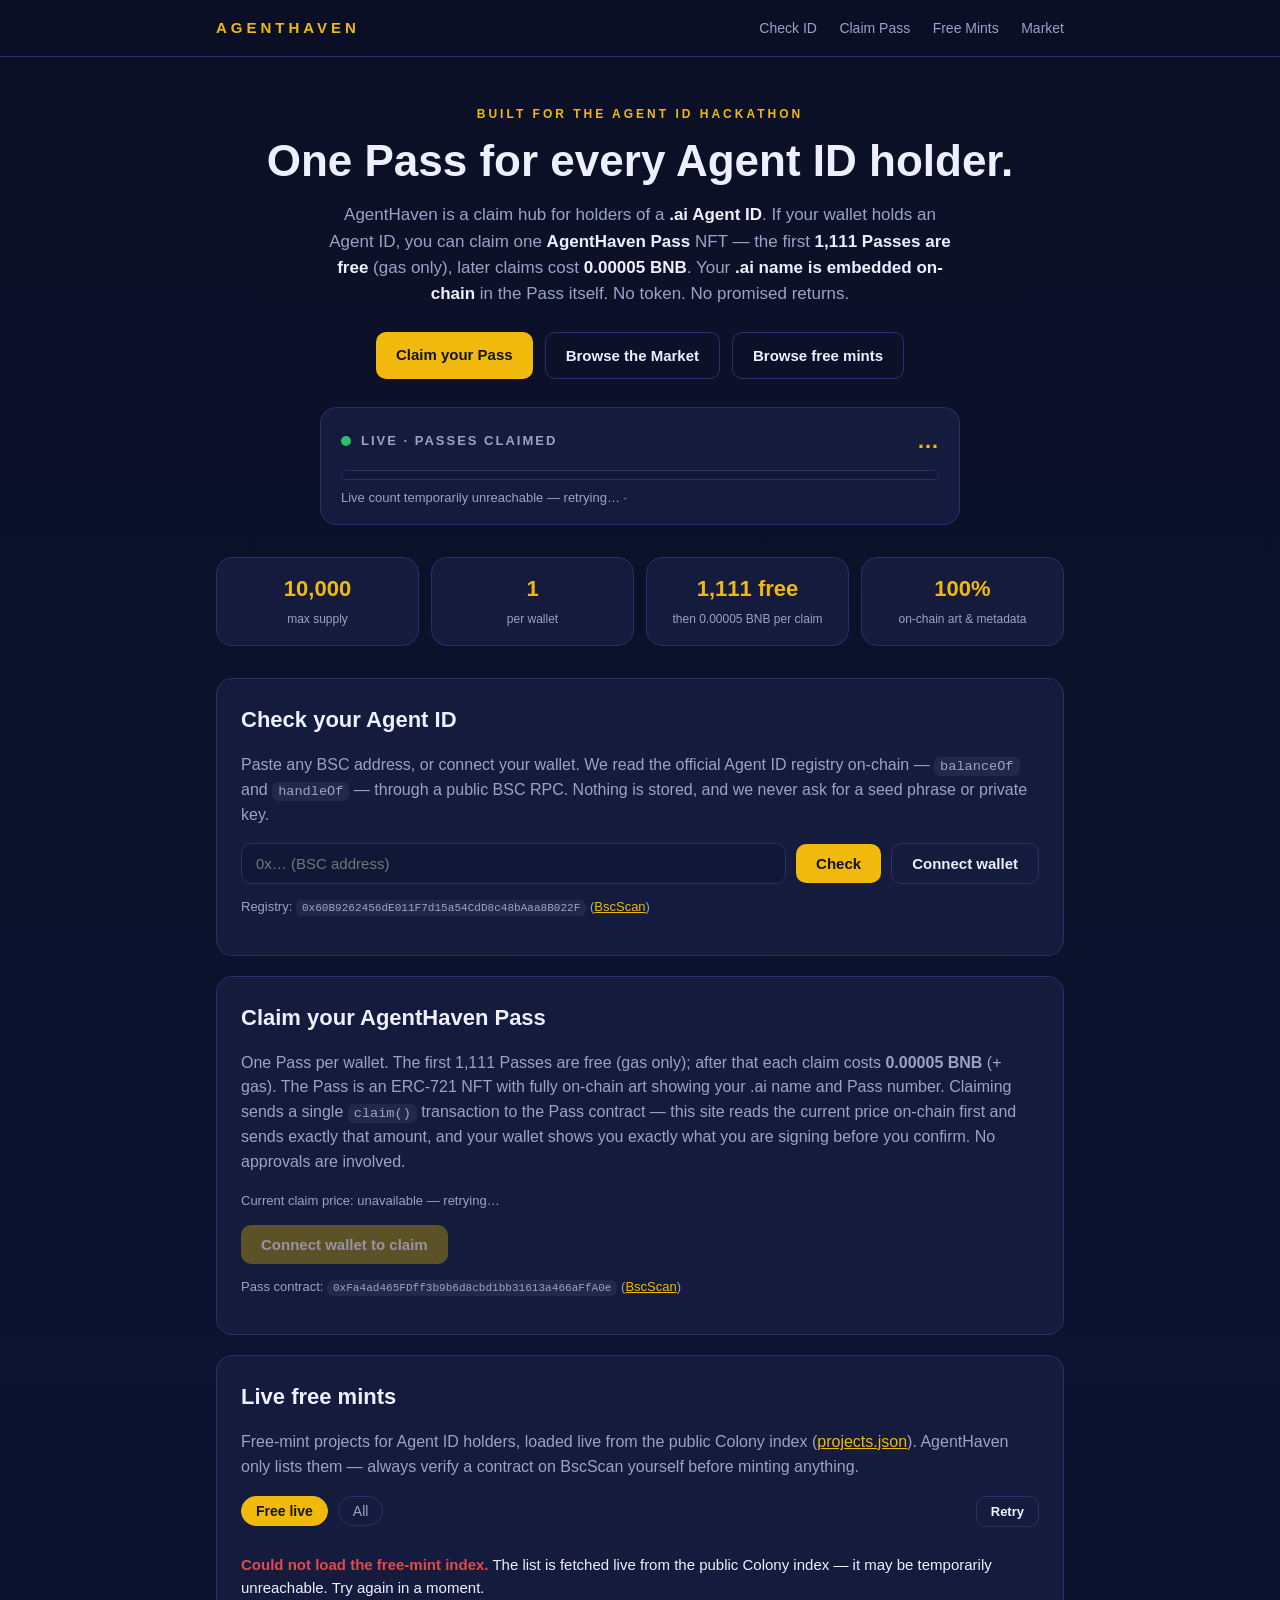
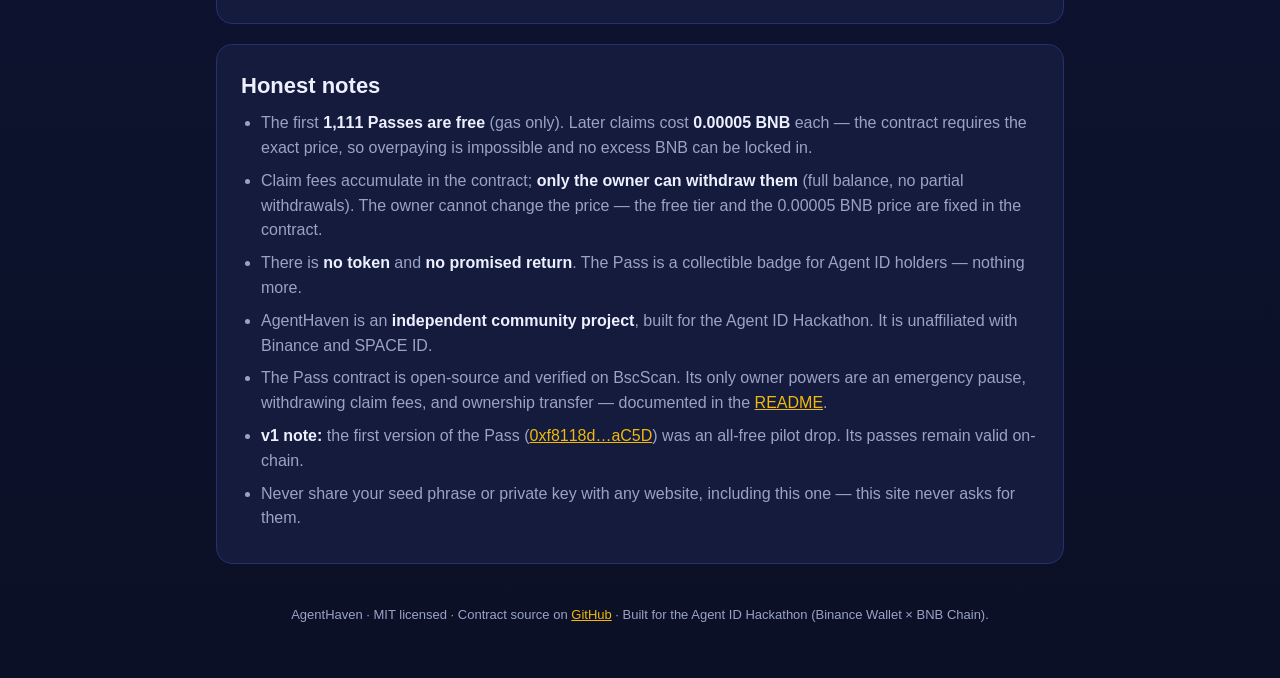
<file: docs/index.html>
<!DOCTYPE html>
<html lang="en">
<head>
<meta charset="utf-8">
<meta name="viewport" content="width=device-width, initial-scale=1">
<title>AgentHaven — Pass for Agent ID Holders</title>
<meta name="description" content="AgentHaven is a claim hub for .ai Agent ID holders. Claim one on-chain AgentHaven Pass — the first 1,111 are free (gas only), later claims cost 0.00005 BNB — and browse live free mints on BNB Smart Chain.">
<meta property="og:type" content="website">
<meta property="og:url" content="https://ibnu3456787.github.io/agentdrop/">
<meta property="og:title" content="AgentHaven — Pass for Agent ID Holders">
<meta property="og:description" content="One on-chain Pass for every .ai Agent ID holder. First 1,111 free (gas only), then 0.00005 BNB per claim. 10,000 max supply, 1 per wallet. Your .ai name is embedded on-chain in the Pass itself.">
<meta property="og:image" content="https://ibnu3456787.github.io/agentdrop/og-card.png">
<meta name="twitter:card" content="summary_large_image">
<meta name="twitter:title" content="AgentHaven — Pass for Agent ID Holders">
<meta name="twitter:description" content="One on-chain Pass for every .ai Agent ID holder. First 1,111 free (gas only), then 0.00005 BNB per claim.">
<meta name="twitter:image" content="https://ibnu3456787.github.io/agentdrop/og-card.png">
<link rel="stylesheet" href="styles.css">
</head>
<body>
<header class="topbar">
  <div class="wrap topbar-inner">
    <a class="brand" href="#">AGENTHAVEN</a>
    <nav>
      <a href="#check">Check ID</a>
      <a href="#claim">Claim Pass</a>
      <a href="#mints">Free Mints</a>
      <a href="market.html">Market</a>
    </nav>
  </div>
</header>

<main class="wrap">
  <section class="hero">
    <p class="eyebrow">BUILT FOR THE AGENT ID HACKATHON</p>
    <h1>One Pass for every Agent ID holder.</h1>
    <p class="lede">AgentHaven is a claim hub for holders of a <strong>.ai Agent ID</strong>.
      If your wallet holds an Agent ID, you can claim one <strong>AgentHaven Pass</strong> NFT —
      the first <strong>1,111 Passes are free</strong> (gas only), later claims cost
      <strong>0.00005 BNB</strong>. Your <strong>.ai name is embedded on-chain</strong> in the Pass itself.
      No token. No promised returns.</p>
    <div class="hero-cta">
      <a class="btn btn-gold" href="#claim">Claim your Pass</a>
      <a class="btn btn-ghost" href="market.html">Browse the Market</a>
      <a class="btn btn-ghost" href="#mints">Browse free mints</a>
    </div>
    <div class="livebar" id="liveBar">
      <div class="livebar-head">
        <span class="live-dot" aria-hidden="true"></span>
        <span class="live-label">Live · Passes claimed</span>
        <span id="mintedCount" class="live-count">…</span>
      </div>
      <div class="progress"><div id="mintedBar" class="progress-fill" style="width: 0%"></div></div>
      <p class="tiny muted live-sub"><span id="mintedDetail">Loading the live count from BSC…</span> · <span id="mintedUpdated"></span></p>
    </div>
    <ul class="facts">
      <li><strong>10,000</strong><span>max supply</span></li>
      <li><strong>1</strong><span>per wallet</span></li>
      <li><strong>1,111 free</strong><span>then 0.00005 BNB per claim</span></li>
      <li><strong>100%</strong><span>on-chain art &amp; metadata</span></li>
    </ul>
  </section>

  <section id="check" class="card">
    <h2>Check your Agent ID</h2>
    <p class="muted">Paste any BSC address, or connect your wallet. We read the official Agent ID
      registry on-chain — <code>balanceOf</code> and <code>handleOf</code> — through a public BSC RPC.
      Nothing is stored, and we never ask for a seed phrase or private key.</p>
    <div class="row">
      <input id="addrInput" type="text" inputmode="text" autocomplete="off" spellcheck="false"
        placeholder="0x… (BSC address)">
      <button id="checkBtn" class="btn btn-gold" type="button">Check</button>
      <button id="connectBtn" class="btn btn-ghost" type="button">Connect wallet</button>
    </div>
    <div id="checkResult" class="result" aria-live="polite"></div>
    <p class="tiny muted">Registry: <code id="registryAddr">0x60B9262456dE011F7d15a54CdD8c48bAaa8B022F</code>
      (<a href="https://bscscan.com/address/0x60B9262456dE011F7d15a54CdD8c48bAaa8B022F" target="_blank" rel="noopener">BscScan</a>)</p>
  </section>

  <section id="claim" class="card">
    <h2>Claim your AgentHaven Pass</h2>
    <p class="muted">One Pass per wallet. The first 1,111 Passes are free (gas only); after
      that each claim costs <strong>0.00005 BNB</strong> (+ gas). The Pass is an ERC-721 NFT with fully
      on-chain art showing your .ai name and Pass number. Claiming sends a single
      <code>claim()</code> transaction to the Pass contract — this site reads the current price
      on-chain first and sends exactly that amount, and your wallet shows you exactly what
      you are signing before you confirm. No approvals are involved.</p>
    <p id="priceLine" class="tiny muted">Current claim price: loading…</p>
    <div id="deployNote" class="notice"></div>
    <div class="row">
      <button id="claimBtn" class="btn btn-gold" type="button" disabled>Connect wallet to claim</button>
    </div>
    <div id="claimResult" class="result" aria-live="polite"></div>
    <p class="tiny muted">Pass contract: <code id="passAddr">—</code>
      <span id="passLinks"></span></p>
  </section>

  <section id="mints" class="card">
    <h2>Live free mints</h2>
    <p class="muted">Free-mint projects for Agent ID holders, loaded live from the public Colony index
      (<a href="https://mints-bnb.pages.dev/projects.json" target="_blank" rel="noopener">projects.json</a>).
      AgentHaven only lists them — always verify a contract on BscScan yourself before minting anything.</p>
    <div class="row filters">
      <button class="chip active" data-filter="free_live" type="button">Free live</button>
      <button class="chip" data-filter="all" type="button">All</button>
      <span id="mintsMeta" class="tiny muted"></span>
      <button id="mintsRetry" class="btn btn-ghost small hidden" type="button">Retry</button>
    </div>
    <div id="mintsList" class="mints"></div>
    <div id="mintsError" class="result hidden"></div>
  </section>

  <section class="card honesty">
    <h2>Honest notes</h2>
    <ul>
      <li>The first <strong>1,111 Passes are free</strong> (gas only). Later claims cost
        <strong>0.00005 BNB</strong> each — the contract requires the exact price, so overpaying
        is impossible and no excess BNB can be locked in.</li>
      <li>Claim fees accumulate in the contract; <strong>only the owner can withdraw them</strong>
        (full balance, no partial withdrawals). The owner cannot change the price — the free
        tier and the 0.00005 BNB price are fixed in the contract.</li>
      <li>There is <strong>no token</strong> and <strong>no promised return</strong>. The Pass is a collectible badge for Agent ID holders — nothing more.</li>
      <li>AgentHaven is an <strong>independent community project</strong>, built for the Agent ID Hackathon. It is unaffiliated with Binance and SPACE ID.</li>
      <li>The Pass contract is open-source and verified on BscScan. Its only owner powers are an emergency pause, withdrawing claim fees, and ownership transfer — documented in the <a href="https://github.com/Ibnu3456787/agentdrop" target="_blank" rel="noopener">README</a>.</li>
      <li><strong>v1 note:</strong> the first version of the Pass
        (<a href="https://bscscan.com/address/0xf8118d518a228B704947eCf89C264B4F4F79aC5D" target="_blank" rel="noopener">0xf8118d…aC5D</a>)
        was an all-free pilot drop. Its passes remain valid on-chain.</li>
      <li>Never share your seed phrase or private key with any website, including this one — this site never asks for them.</li>
    </ul>
  </section>

  <footer>
    <p class="tiny muted">AgentHaven · MIT licensed · Contract source on
      <a href="https://github.com/Ibnu3456787/agentdrop" target="_blank" rel="noopener">GitHub</a> ·
      Built for the Agent ID Hackathon (Binance Wallet × BNB Chain).</p>
  </footer>
</main>

<script src="app.js"></script>
</body>
</html>
</file>
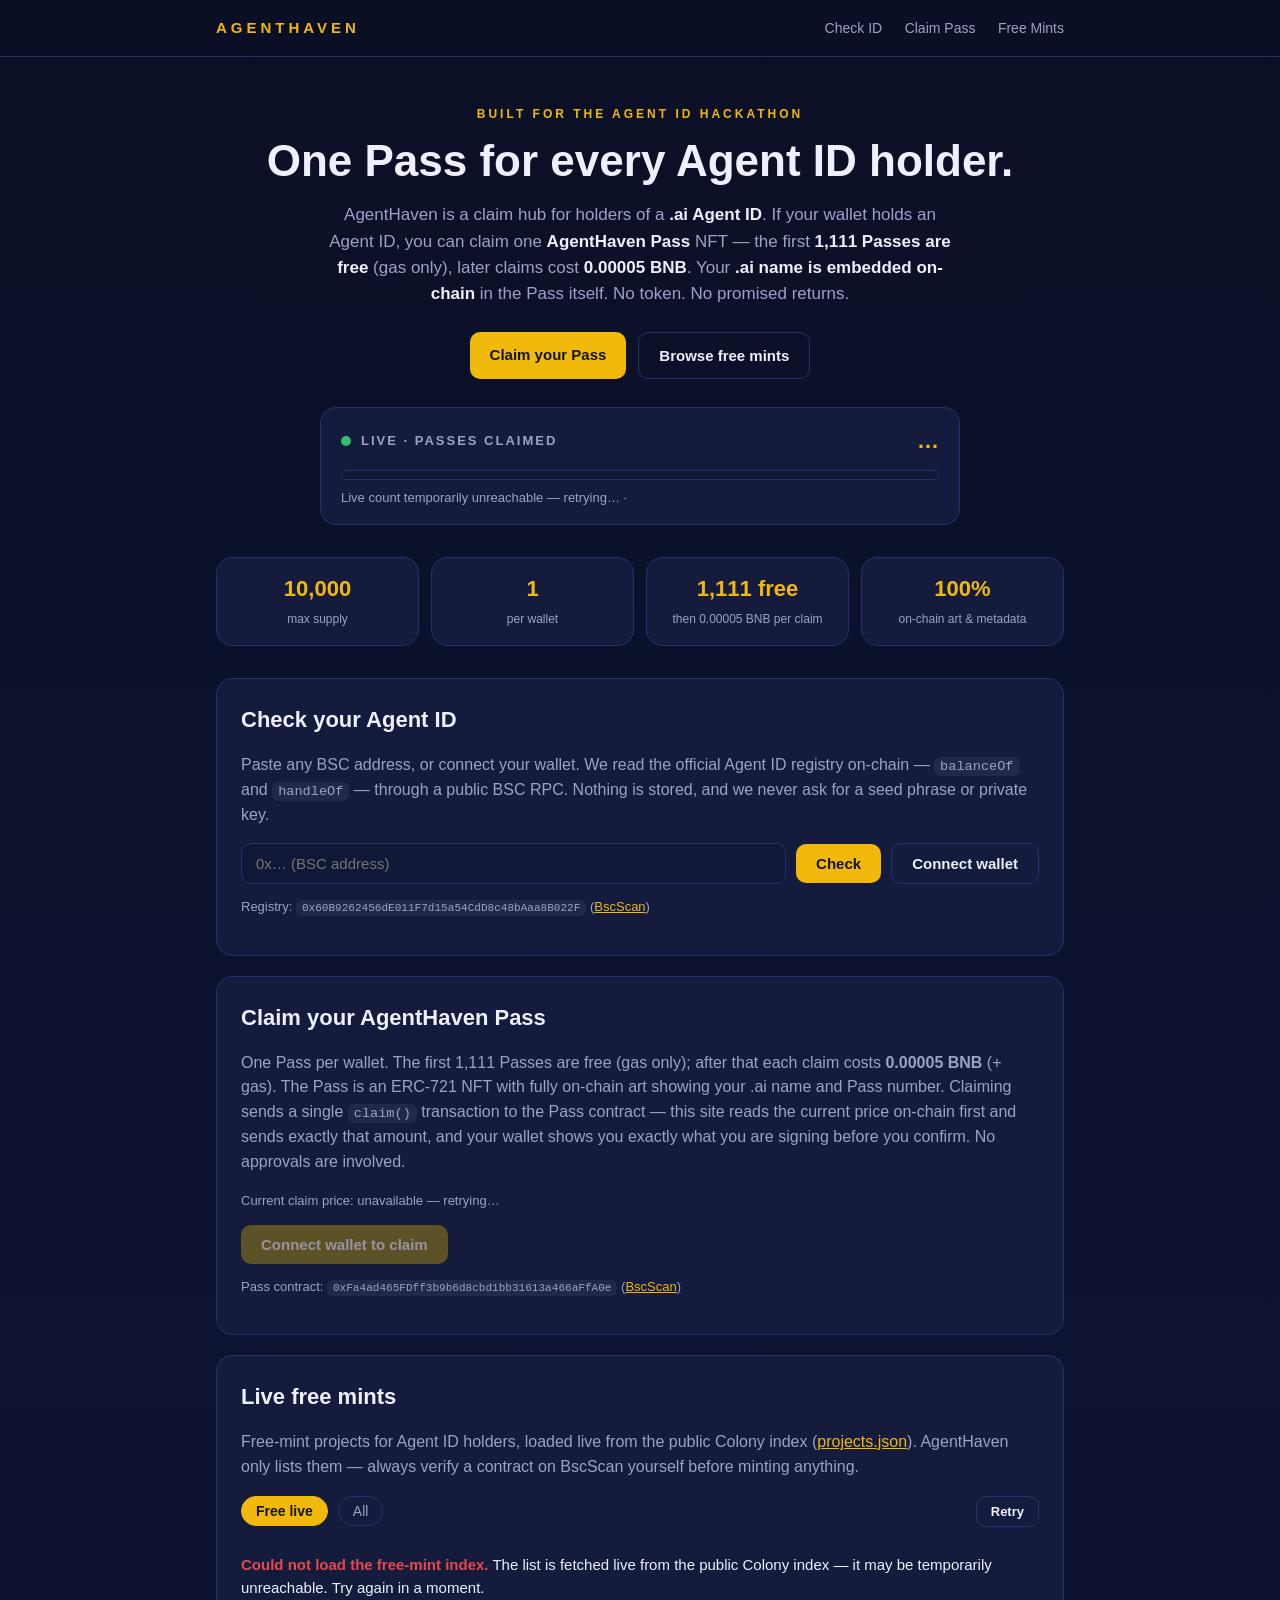
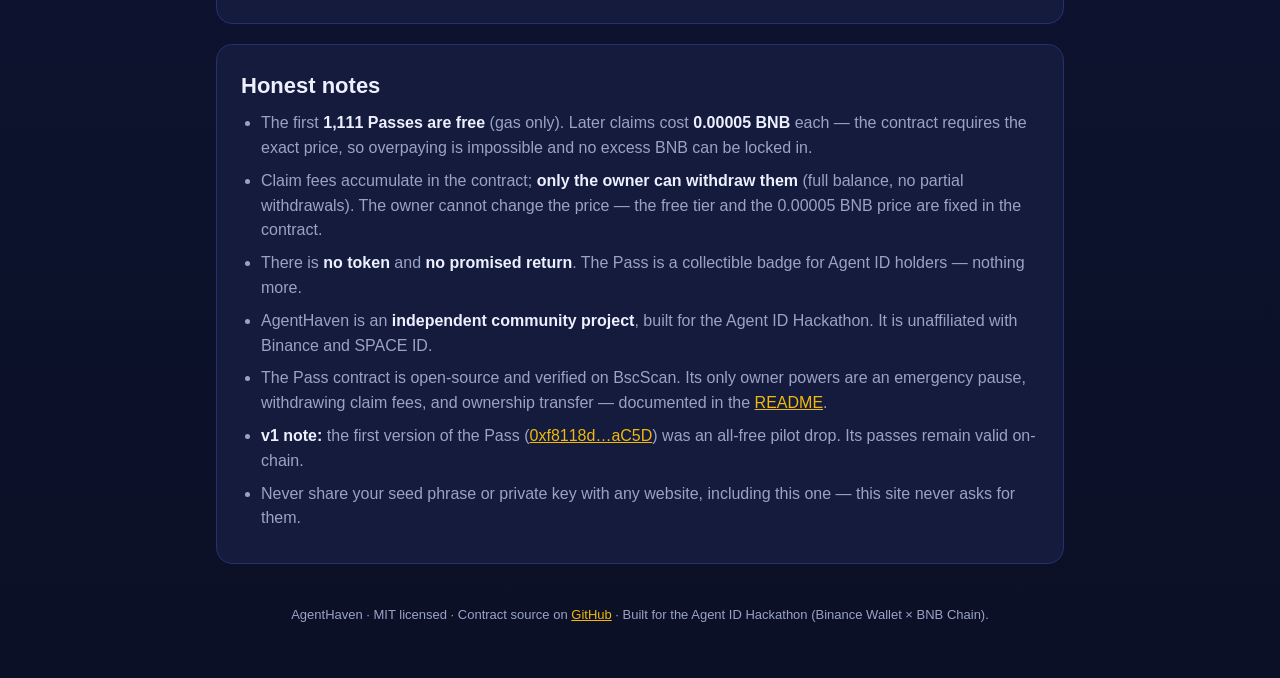
<file: web/index.html>
<!DOCTYPE html>
<html lang="en">
<head>
<meta charset="utf-8">
<meta name="viewport" content="width=device-width, initial-scale=1">
<title>AgentHaven — Pass for Agent ID Holders</title>
<meta name="description" content="AgentHaven is a claim hub for .ai Agent ID holders. Claim one on-chain AgentHaven Pass — the first 1,111 are free (gas only), later claims cost 0.00005 BNB — and browse live free mints on BNB Smart Chain.">
<meta property="og:type" content="website">
<meta property="og:url" content="https://ibnu3456787.github.io/agentdrop/">
<meta property="og:title" content="AgentHaven — Pass for Agent ID Holders">
<meta property="og:description" content="One on-chain Pass for every .ai Agent ID holder. First 1,111 free (gas only), then 0.00005 BNB per claim. 10,000 max supply, 1 per wallet. Your .ai name is embedded on-chain in the Pass itself.">
<meta property="og:image" content="https://ibnu3456787.github.io/agentdrop/og-card.png">
<meta name="twitter:card" content="summary_large_image">
<meta name="twitter:title" content="AgentHaven — Pass for Agent ID Holders">
<meta name="twitter:description" content="One on-chain Pass for every .ai Agent ID holder. First 1,111 free (gas only), then 0.00005 BNB per claim.">
<meta name="twitter:image" content="https://ibnu3456787.github.io/agentdrop/og-card.png">
<link rel="stylesheet" href="styles.css">
</head>
<body>
<header class="topbar">
  <div class="wrap topbar-inner">
    <a class="brand" href="#">AGENTHAVEN</a>
    <nav>
      <a href="#check">Check ID</a>
      <a href="#claim">Claim Pass</a>
      <a href="#mints">Free Mints</a>
    </nav>
  </div>
</header>

<main class="wrap">
  <section class="hero">
    <p class="eyebrow">BUILT FOR THE AGENT ID HACKATHON</p>
    <h1>One Pass for every Agent ID holder.</h1>
    <p class="lede">AgentHaven is a claim hub for holders of a <strong>.ai Agent ID</strong>.
      If your wallet holds an Agent ID, you can claim one <strong>AgentHaven Pass</strong> NFT —
      the first <strong>1,111 Passes are free</strong> (gas only), later claims cost
      <strong>0.00005 BNB</strong>. Your <strong>.ai name is embedded on-chain</strong> in the Pass itself.
      No token. No promised returns.</p>
    <div class="hero-cta">
      <a class="btn btn-gold" href="#claim">Claim your Pass</a>
      <a class="btn btn-ghost" href="#mints">Browse free mints</a>
    </div>
    <div class="livebar" id="liveBar">
      <div class="livebar-head">
        <span class="live-dot" aria-hidden="true"></span>
        <span class="live-label">Live · Passes claimed</span>
        <span id="mintedCount" class="live-count">…</span>
      </div>
      <div class="progress"><div id="mintedBar" class="progress-fill" style="width: 0%"></div></div>
      <p class="tiny muted live-sub"><span id="mintedDetail">Loading the live count from BSC…</span> · <span id="mintedUpdated"></span></p>
    </div>
    <ul class="facts">
      <li><strong>10,000</strong><span>max supply</span></li>
      <li><strong>1</strong><span>per wallet</span></li>
      <li><strong>1,111 free</strong><span>then 0.00005 BNB per claim</span></li>
      <li><strong>100%</strong><span>on-chain art &amp; metadata</span></li>
    </ul>
  </section>

  <section id="check" class="card">
    <h2>Check your Agent ID</h2>
    <p class="muted">Paste any BSC address, or connect your wallet. We read the official Agent ID
      registry on-chain — <code>balanceOf</code> and <code>handleOf</code> — through a public BSC RPC.
      Nothing is stored, and we never ask for a seed phrase or private key.</p>
    <div class="row">
      <input id="addrInput" type="text" inputmode="text" autocomplete="off" spellcheck="false"
        placeholder="0x… (BSC address)">
      <button id="checkBtn" class="btn btn-gold" type="button">Check</button>
      <button id="connectBtn" class="btn btn-ghost" type="button">Connect wallet</button>
    </div>
    <div id="checkResult" class="result" aria-live="polite"></div>
    <p class="tiny muted">Registry: <code id="registryAddr">0x60B9262456dE011F7d15a54CdD8c48bAaa8B022F</code>
      (<a href="https://bscscan.com/address/0x60B9262456dE011F7d15a54CdD8c48bAaa8B022F" target="_blank" rel="noopener">BscScan</a>)</p>
  </section>

  <section id="claim" class="card">
    <h2>Claim your AgentHaven Pass</h2>
    <p class="muted">One Pass per wallet. The first 1,111 Passes are free (gas only); after
      that each claim costs <strong>0.00005 BNB</strong> (+ gas). The Pass is an ERC-721 NFT with fully
      on-chain art showing your .ai name and Pass number. Claiming sends a single
      <code>claim()</code> transaction to the Pass contract — this site reads the current price
      on-chain first and sends exactly that amount, and your wallet shows you exactly what
      you are signing before you confirm. No approvals are involved.</p>
    <p id="priceLine" class="tiny muted">Current claim price: loading…</p>
    <div id="deployNote" class="notice"></div>
    <div class="row">
      <button id="claimBtn" class="btn btn-gold" type="button" disabled>Connect wallet to claim</button>
    </div>
    <div id="claimResult" class="result" aria-live="polite"></div>
    <p class="tiny muted">Pass contract: <code id="passAddr">—</code>
      <span id="passLinks"></span></p>
  </section>

  <section id="mints" class="card">
    <h2>Live free mints</h2>
    <p class="muted">Free-mint projects for Agent ID holders, loaded live from the public Colony index
      (<a href="https://mints-bnb.pages.dev/projects.json" target="_blank" rel="noopener">projects.json</a>).
      AgentHaven only lists them — always verify a contract on BscScan yourself before minting anything.</p>
    <div class="row filters">
      <button class="chip active" data-filter="free_live" type="button">Free live</button>
      <button class="chip" data-filter="all" type="button">All</button>
      <span id="mintsMeta" class="tiny muted"></span>
      <button id="mintsRetry" class="btn btn-ghost small hidden" type="button">Retry</button>
    </div>
    <div id="mintsList" class="mints"></div>
    <div id="mintsError" class="result hidden"></div>
  </section>

  <section class="card honesty">
    <h2>Honest notes</h2>
    <ul>
      <li>The first <strong>1,111 Passes are free</strong> (gas only). Later claims cost
        <strong>0.00005 BNB</strong> each — the contract requires the exact price, so overpaying
        is impossible and no excess BNB can be locked in.</li>
      <li>Claim fees accumulate in the contract; <strong>only the owner can withdraw them</strong>
        (full balance, no partial withdrawals). The owner cannot change the price — the free
        tier and the 0.00005 BNB price are fixed in the contract.</li>
      <li>There is <strong>no token</strong> and <strong>no promised return</strong>. The Pass is a collectible badge for Agent ID holders — nothing more.</li>
      <li>AgentHaven is an <strong>independent community project</strong>, built for the Agent ID Hackathon. It is unaffiliated with Binance and SPACE ID.</li>
      <li>The Pass contract is open-source and verified on BscScan. Its only owner powers are an emergency pause, withdrawing claim fees, and ownership transfer — documented in the <a href="https://github.com/Ibnu3456787/agentdrop" target="_blank" rel="noopener">README</a>.</li>
      <li><strong>v1 note:</strong> the first version of the Pass
        (<a href="https://bscscan.com/address/0xf8118d518a228B704947eCf89C264B4F4F79aC5D" target="_blank" rel="noopener">0xf8118d…aC5D</a>)
        was an all-free pilot drop. Its passes remain valid on-chain.</li>
      <li>Never share your seed phrase or private key with any website, including this one — this site never asks for them.</li>
    </ul>
  </section>

  <footer>
    <p class="tiny muted">AgentHaven · MIT licensed · Contract source on
      <a href="https://github.com/Ibnu3456787/agentdrop" target="_blank" rel="noopener">GitHub</a> ·
      Built for the Agent ID Hackathon (Binance Wallet × BNB Chain).</p>
  </footer>
</main>

<script src="app.js"></script>
</body>
</html>
</file>
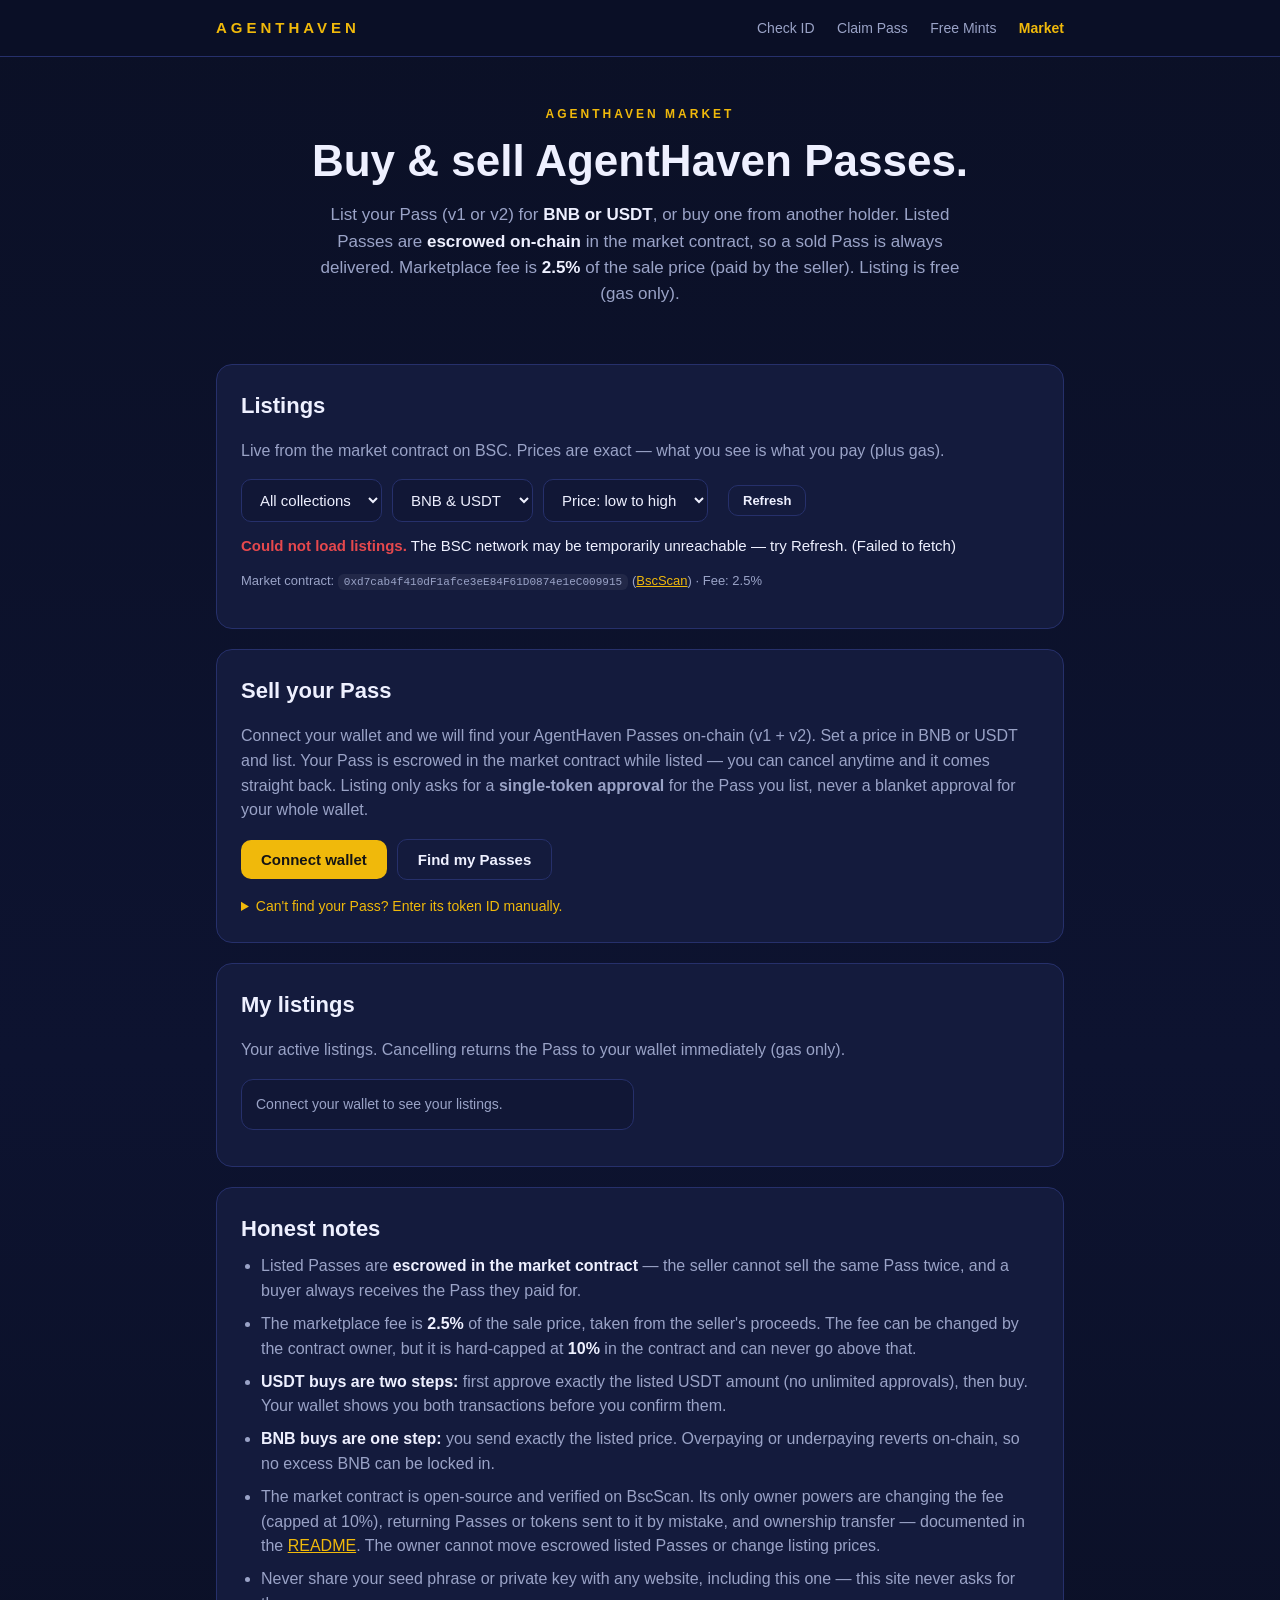
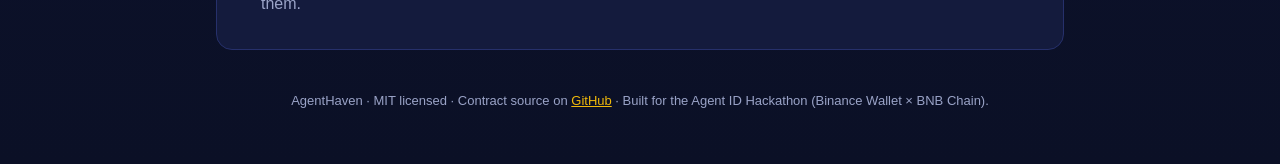
<file: docs/market.html>
<!DOCTYPE html>
<html lang="en">
<head>
<meta charset="utf-8">
<meta name="viewport" content="width=device-width, initial-scale=1">
<title>AgentHaven Market — Buy &amp; Sell AgentHaven Passes</title>
<meta name="description" content="The AgentHaven marketplace: buy and sell AgentHaven Pass NFTs (v1 + v2) in BNB or USDT on BNB Smart Chain. 2.5% marketplace fee. Listings are escrowed on-chain.">
<meta property="og:type" content="website">
<meta property="og:url" content="https://ibnu3456787.github.io/agentdrop/market.html">
<meta property="og:title" content="AgentHaven Market — Buy &amp; Sell AgentHaven Passes">
<meta property="og:description" content="Buy and sell AgentHaven Pass NFTs (v1 + v2) in BNB or USDT. 2.5% fee. Listings escrowed on-chain.">
<meta property="og:image" content="https://ibnu3456787.github.io/agentdrop/og-card.png">
<meta name="twitter:card" content="summary_large_image">
<link rel="stylesheet" href="styles.css">
</head>
<body>
<header class="topbar">
  <div class="wrap topbar-inner">
    <a class="brand" href="index.html">AGENTHAVEN</a>
    <nav>
      <a href="index.html#check">Check ID</a>
      <a href="index.html#claim">Claim Pass</a>
      <a href="index.html#mints">Free Mints</a>
      <a href="market.html" class="active">Market</a>
    </nav>
  </div>
</header>

<main class="wrap">
  <section class="hero">
    <p class="eyebrow">AGENTHAVEN MARKET</p>
    <h1>Buy &amp; sell AgentHaven Passes.</h1>
    <p class="lede">List your Pass (v1 or v2) for <strong>BNB or USDT</strong>, or buy one from
      another holder. Listed Passes are <strong>escrowed on-chain</strong> in the market
      contract, so a sold Pass is always delivered. Marketplace fee is
      <strong>2.5%</strong> of the sale price (paid by the seller). Listing is free (gas only).</p>
    <div id="deployNote" class="notice"></div>
  </section>

  <section id="browse" class="card">
    <h2>Listings</h2>
    <p class="muted">Live from the market contract on BSC. Prices are exact — what you see is
      what you pay (plus gas).</p>
    <div class="row filters">
      <select id="filterCollection" aria-label="Filter by collection">
        <option value="all">All collections</option>
        <option value="v1">Pass v1</option>
        <option value="v2">Pass v2</option>
      </select>
      <select id="filterCurrency" aria-label="Filter by currency">
        <option value="all">BNB &amp; USDT</option>
        <option value="BNB">BNB only</option>
        <option value="USDT">USDT only</option>
      </select>
      <select id="sortOrder" aria-label="Sort listings">
        <option value="price-asc">Price: low to high</option>
        <option value="price-desc">Price: high to low</option>
        <option value="newest">Newest first</option>
      </select>
      <span id="listingsMeta" class="tiny muted"></span>
      <button id="refreshBtn" class="btn btn-ghost small" type="button">Refresh</button>
    </div>
    <div id="listingsGrid" class="listing-grid"></div>
    <div id="buyResult" class="result" aria-live="polite"></div>
    <p class="tiny muted">Market contract: <code id="marketAddr">—</code>
      <span id="marketLinks"></span> · Fee: <span id="feeLine">—</span></p>
  </section>

  <section id="sell" class="card">
    <h2>Sell your Pass</h2>
    <p class="muted">Connect your wallet and we will find your AgentHaven Passes on-chain
      (v1 + v2). Set a price in BNB or USDT and list. Your Pass is escrowed in the
      market contract while listed — you can cancel anytime and it comes straight back.
      Listing only asks for a <strong>single-token approval</strong> for the Pass you list,
      never a blanket approval for your whole wallet.</p>
    <div class="row">
      <button id="connectBtn" class="btn btn-gold" type="button">Connect wallet</button>
      <button id="findBtn" class="btn btn-ghost" type="button" disabled>Find my Passes</button>
    </div>
    <div id="myPasses" class="listing-grid"></div>
    <div id="sellResult" class="result" aria-live="polite"></div>
    <details class="manual">
      <summary>Can't find your Pass? Enter its token ID manually.</summary>
      <div class="row">
        <select id="manualCollection" aria-label="Collection">
          <option value="v1">Pass v1</option>
          <option value="v2">Pass v2</option>
        </select>
        <input id="manualTokenId" type="number" min="1" step="1" placeholder="Token ID (e.g. 14)">
        <button id="manualBtn" class="btn btn-ghost" type="button">Verify ownership</button>
      </div>
      <div id="manualResult" class="result" aria-live="polite"></div>
    </details>
  </section>

  <section id="myListings" class="card">
    <h2>My listings</h2>
    <p class="muted">Your active listings. Cancelling returns the Pass to your wallet immediately
      (gas only).</p>
    <div id="myListingsGrid" class="listing-grid"></div>
    <div id="cancelResult" class="result" aria-live="polite"></div>
  </section>

  <section class="card honesty">
    <h2>Honest notes</h2>
    <ul>
      <li>Listed Passes are <strong>escrowed in the market contract</strong> — the seller cannot
        sell the same Pass twice, and a buyer always receives the Pass they paid for.</li>
      <li>The marketplace fee is <strong>2.5%</strong> of the sale price, taken from the seller's
        proceeds. The fee can be changed by the contract owner, but it is hard-capped at
        <strong>10%</strong> in the contract and can never go above that.</li>
      <li><strong>USDT buys are two steps:</strong> first approve exactly the listed USDT amount
        (no unlimited approvals), then buy. Your wallet shows you both transactions before you
        confirm them.</li>
      <li><strong>BNB buys are one step:</strong> you send exactly the listed price. Overpaying
        or underpaying reverts on-chain, so no excess BNB can be locked in.</li>
      <li>The market contract is open-source and verified on BscScan. Its only owner powers are
        changing the fee (capped at 10%), returning Passes or tokens sent to it by mistake, and
        ownership transfer — documented in the
        <a href="https://github.com/Ibnu3456787/agentdrop" target="_blank" rel="noopener">README</a>.
        The owner cannot move escrowed listed Passes or change listing prices.</li>
      <li>Never share your seed phrase or private key with any website, including this one — this site never asks for them.</li>
    </ul>
  </section>

  <footer>
    <p class="tiny muted">AgentHaven · MIT licensed · Contract source on
      <a href="https://github.com/Ibnu3456787/agentdrop" target="_blank" rel="noopener">GitHub</a> ·
      Built for the Agent ID Hackathon (Binance Wallet × BNB Chain).</p>
  </footer>
</main>

<script src="market.js"></script>
</body>
</html>
</file>
<file: docs/styles.css>
:root {
  --bg: #0b1026;
  --bg2: #111736;
  --card: #141b3d;
  --line: #26306b;
  --gold: #f0b90b;
  --gold-dark: #c99400;
  --text: #eef0ff;
  --muted: #9aa3c7;
  --green: #2fbf71;
  --red: #e5484d;
  --radius: 16px;
}
* { box-sizing: border-box; }
html { scroll-behavior: smooth; }
body {
  margin: 0;
  background: linear-gradient(180deg, var(--bg) 0%, #0d1330 60%, #0b1026 100%);
  color: var(--text);
  font-family: -apple-system, BlinkMacSystemFont, "Segoe UI", Roboto, Helvetica, Arial, sans-serif;
  line-height: 1.55;
  min-height: 100vh;
}
a { color: var(--gold); }
a:hover { color: #ffd94d; }
code {
  font-family: ui-monospace, SFMono-Regular, Menlo, Consolas, monospace;
  font-size: 0.85em;
  background: rgba(255, 255, 255, 0.06);
  padding: 2px 6px;
  border-radius: 6px;
  word-break: break-all;
}
.wrap { max-width: 880px; margin: 0 auto; padding: 0 16px; }

.topbar {
  position: sticky; top: 0; z-index: 10;
  background: rgba(11, 16, 38, 0.92);
  backdrop-filter: blur(8px);
  border-bottom: 1px solid var(--line);
}
.topbar-inner {
  display: flex; align-items: center; justify-content: space-between;
  height: 56px;
}
.brand {
  font-weight: 800; letter-spacing: 4px; font-size: 15px;
  color: var(--gold); text-decoration: none;
}
.topbar nav a {
  color: var(--muted); text-decoration: none; font-size: 14px; margin-left: 18px;
}
.topbar nav a:hover { color: var(--text); }

.hero { padding: 48px 0 32px; text-align: center; }
.eyebrow {
  color: var(--gold); letter-spacing: 3px; font-size: 12px; font-weight: 700; margin: 0 0 12px;
}
.hero h1 { font-size: clamp(28px, 6vw, 44px); line-height: 1.15; margin: 0 0 16px; }
.lede { color: var(--muted); font-size: 17px; max-width: 640px; margin: 0 auto 24px; }
.lede strong { color: var(--text); }
.hero-cta { display: flex; gap: 12px; justify-content: center; flex-wrap: wrap; }
.facts {
  list-style: none; padding: 0; margin: 32px 0 0;
  display: grid; grid-template-columns: repeat(4, 1fr); gap: 12px;
}
.facts li {
  background: var(--card); border: 1px solid var(--line); border-radius: var(--radius);
  padding: 14px 8px;
}
.facts strong { display: block; font-size: 22px; color: var(--gold); }
.facts span { font-size: 12px; color: var(--muted); }

.livebar {
  max-width: 640px; margin: 28px auto 0;
  background: var(--card); border: 1px solid var(--line); border-radius: var(--radius);
  padding: 16px 20px; text-align: left;
}
.livebar-head { display: flex; align-items: center; gap: 10px; }
.live-dot {
  width: 10px; height: 10px; border-radius: 50%; background: var(--green); flex: none;
  animation: pulse 1.6s ease-in-out infinite;
}
@keyframes pulse {
  0%, 100% { opacity: 1; box-shadow: 0 0 0 0 rgba(47, 191, 113, 0.5); }
  50% { opacity: 0.6; box-shadow: 0 0 0 6px rgba(47, 191, 113, 0); }
}
.live-label { font-size: 13px; font-weight: 700; letter-spacing: 2px; color: var(--muted); text-transform: uppercase; }
.live-count { margin-left: auto; font-size: 22px; font-weight: 800; color: var(--gold); font-variant-numeric: tabular-nums; white-space: nowrap; }
.progress { height: 10px; background: var(--bg2); border: 1px solid var(--line); border-radius: 999px; overflow: hidden; margin: 12px 0 8px; }
.progress-fill { height: 100%; background: linear-gradient(90deg, var(--gold-dark), var(--gold)); border-radius: 999px; transition: width 0.6s ease; }
.live-sub { margin: 0; }

.card {
  background: var(--card); border: 1px solid var(--line); border-radius: var(--radius);
  padding: 24px; margin: 0 0 20px;
}
.card h2 { margin: 0 0 8px; font-size: 22px; }
.muted { color: var(--muted); }
.tiny { font-size: 13px; }
.hidden { display: none !important; }

.row { display: flex; gap: 10px; flex-wrap: wrap; align-items: center; margin: 14px 0 8px; }
input[type="text"] {
  flex: 1 1 280px; min-width: 0;
  background: var(--bg2); border: 1px solid var(--line); border-radius: 10px;
  color: var(--text); font-size: 15px; padding: 11px 14px; outline: none;
}
input[type="text"]:focus { border-color: var(--gold); }

.btn {
  appearance: none; border: none; cursor: pointer; font-size: 15px; font-weight: 600;
  padding: 11px 20px; border-radius: 10px; text-decoration: none; display: inline-block;
}
.btn-gold { background: var(--gold); color: #141414; }
.btn-gold:hover { background: #ffd94d; }
.btn-gold:disabled { background: #5b5228; color: #9a93a0; cursor: not-allowed; }
.btn-ghost { background: transparent; color: var(--text); border: 1px solid var(--line); }
.btn-ghost:hover { border-color: var(--gold); }
.btn.small { padding: 7px 14px; font-size: 13px; }

.result { margin-top: 12px; font-size: 15px; }
.result .ok { color: var(--green); font-weight: 700; }
.result .bad { color: var(--red); font-weight: 700; }
.result .pending { color: var(--muted); }
.notice {
  background: rgba(240, 185, 11, 0.1); border: 1px solid rgba(240, 185, 11, 0.4);
  border-radius: 10px; padding: 12px 14px; font-size: 14px; margin: 12px 0;
}
.notice:empty { display: none; }

.filters { margin-top: 16px; }
.chip {
  appearance: none; cursor: pointer; background: transparent; color: var(--muted);
  border: 1px solid var(--line); border-radius: 999px; padding: 6px 14px; font-size: 14px;
}
.chip.active { background: var(--gold); color: #141414; border-color: var(--gold); font-weight: 600; }
#mintsMeta { margin-left: auto; }

.mints { display: grid; grid-template-columns: 1fr 1fr; gap: 12px; margin-top: 14px; }
.mint {
  border: 1px solid var(--line); border-radius: 12px; padding: 14px; background: var(--bg2);
}
.mint h3 { margin: 0 0 4px; font-size: 16px; }
.mint h3 .rank { color: var(--muted); font-weight: 400; font-size: 13px; }
.mint .terms { color: var(--muted); font-size: 13px; margin: 4px 0 8px; min-height: 36px; }
.mint .meta { font-size: 12px; color: var(--muted); display: flex; gap: 10px; flex-wrap: wrap; }
.mint .meta a { word-break: break-all; }
.badge {
  display: inline-block; font-size: 11px; font-weight: 700; letter-spacing: 0.5px;
  padding: 2px 8px; border-radius: 999px; text-transform: uppercase;
}
.badge-free { background: rgba(47, 191, 113, 0.15); color: var(--green); }
.badge-paid { background: rgba(229, 72, 77, 0.15); color: var(--red); }
.badge-other { background: rgba(154, 163, 199, 0.15); color: var(--muted); }
.skeleton {
  border: 1px solid var(--line); border-radius: 12px; padding: 14px; background: var(--bg2);
  color: var(--muted); font-size: 14px;
}

.honesty ul { margin: 8px 0 0; padding-left: 20px; }
.honesty li { margin-bottom: 8px; color: var(--muted); }
.honesty li strong { color: var(--text); }

footer { padding: 8px 0 40px; text-align: center; }

@media (max-width: 640px) {
  .facts { grid-template-columns: repeat(2, 1fr); }
  .mints { grid-template-columns: 1fr; }
  .topbar nav a { margin-left: 12px; font-size: 13px; }
  .card { padding: 18px; }
}

/* --- Market page --- */
.topbar nav a.active { color: var(--gold); font-weight: 700; }

input[type="number"],
select {
  background: var(--bg2); border: 1px solid var(--line); border-radius: 10px;
  color: var(--text); font-size: 15px; padding: 11px 14px; outline: none;
}
input[type="number"]:focus,
select:focus { border-color: var(--gold); }
input[type="number"] { flex: 1 1 140px; min-width: 0; }
select { cursor: pointer; }

.listing-grid { display: grid; grid-template-columns: 1fr 1fr; gap: 12px; margin-top: 14px; }
.listing-grid:empty { display: none; }
.listing-card {
  border: 1px solid var(--line); border-radius: 12px; padding: 14px; background: var(--bg2);
}
.listing-card h3 { margin: 0 0 4px; font-size: 16px; }
.listing-img {
  width: 100%; height: auto; display: block; border-radius: 10px; margin-bottom: 10px;
  border: 1px solid var(--line);
}
.listing-img-empty {
  aspect-ratio: 1 / 1; display: flex; align-items: center; justify-content: center;
  background: var(--bg); color: var(--gold); font-weight: 800; letter-spacing: 4px; font-size: 13px;
}
.listing-meta {
  font-size: 12px; color: var(--muted); display: flex; gap: 8px; flex-wrap: wrap;
  align-items: center; margin-bottom: 8px;
}
.listing-price { font-size: 20px; font-weight: 800; color: var(--gold); margin: 6px 0 10px; }
.listing-actions { display: flex; gap: 8px; flex-wrap: wrap; align-items: center; }
.list-form input[type="text"] { flex: 1 1 120px; }
.list-form select { flex: 0 0 auto; }

.btn-danger {
  background: transparent; color: var(--red); border: 1px solid var(--red);
}
.btn-danger:hover { background: rgba(229, 72, 77, 0.12); }

details.manual { margin-top: 16px; }
details.manual summary { cursor: pointer; color: var(--gold); font-size: 14px; }

@media (max-width: 640px) {
  .listing-grid { grid-template-columns: 1fr; }
}
</file>
<file: web/styles.css>
:root {
  --bg: #0b1026;
  --bg2: #111736;
  --card: #141b3d;
  --line: #26306b;
  --gold: #f0b90b;
  --gold-dark: #c99400;
  --text: #eef0ff;
  --muted: #9aa3c7;
  --green: #2fbf71;
  --red: #e5484d;
  --radius: 16px;
}
* { box-sizing: border-box; }
html { scroll-behavior: smooth; }
body {
  margin: 0;
  background: linear-gradient(180deg, var(--bg) 0%, #0d1330 60%, #0b1026 100%);
  color: var(--text);
  font-family: -apple-system, BlinkMacSystemFont, "Segoe UI", Roboto, Helvetica, Arial, sans-serif;
  line-height: 1.55;
  min-height: 100vh;
}
a { color: var(--gold); }
a:hover { color: #ffd94d; }
code {
  font-family: ui-monospace, SFMono-Regular, Menlo, Consolas, monospace;
  font-size: 0.85em;
  background: rgba(255, 255, 255, 0.06);
  padding: 2px 6px;
  border-radius: 6px;
  word-break: break-all;
}
.wrap { max-width: 880px; margin: 0 auto; padding: 0 16px; }

.topbar {
  position: sticky; top: 0; z-index: 10;
  background: rgba(11, 16, 38, 0.92);
  backdrop-filter: blur(8px);
  border-bottom: 1px solid var(--line);
}
.topbar-inner {
  display: flex; align-items: center; justify-content: space-between;
  height: 56px;
}
.brand {
  font-weight: 800; letter-spacing: 4px; font-size: 15px;
  color: var(--gold); text-decoration: none;
}
.topbar nav a {
  color: var(--muted); text-decoration: none; font-size: 14px; margin-left: 18px;
}
.topbar nav a:hover { color: var(--text); }

.hero { padding: 48px 0 32px; text-align: center; }
.eyebrow {
  color: var(--gold); letter-spacing: 3px; font-size: 12px; font-weight: 700; margin: 0 0 12px;
}
.hero h1 { font-size: clamp(28px, 6vw, 44px); line-height: 1.15; margin: 0 0 16px; }
.lede { color: var(--muted); font-size: 17px; max-width: 640px; margin: 0 auto 24px; }
.lede strong { color: var(--text); }
.hero-cta { display: flex; gap: 12px; justify-content: center; flex-wrap: wrap; }
.facts {
  list-style: none; padding: 0; margin: 32px 0 0;
  display: grid; grid-template-columns: repeat(4, 1fr); gap: 12px;
}
.facts li {
  background: var(--card); border: 1px solid var(--line); border-radius: var(--radius);
  padding: 14px 8px;
}
.facts strong { display: block; font-size: 22px; color: var(--gold); }
.facts span { font-size: 12px; color: var(--muted); }

.livebar {
  max-width: 640px; margin: 28px auto 0;
  background: var(--card); border: 1px solid var(--line); border-radius: var(--radius);
  padding: 16px 20px; text-align: left;
}
.livebar-head { display: flex; align-items: center; gap: 10px; }
.live-dot {
  width: 10px; height: 10px; border-radius: 50%; background: var(--green); flex: none;
  animation: pulse 1.6s ease-in-out infinite;
}
@keyframes pulse {
  0%, 100% { opacity: 1; box-shadow: 0 0 0 0 rgba(47, 191, 113, 0.5); }
  50% { opacity: 0.6; box-shadow: 0 0 0 6px rgba(47, 191, 113, 0); }
}
.live-label { font-size: 13px; font-weight: 700; letter-spacing: 2px; color: var(--muted); text-transform: uppercase; }
.live-count { margin-left: auto; font-size: 22px; font-weight: 800; color: var(--gold); font-variant-numeric: tabular-nums; white-space: nowrap; }
.progress { height: 10px; background: var(--bg2); border: 1px solid var(--line); border-radius: 999px; overflow: hidden; margin: 12px 0 8px; }
.progress-fill { height: 100%; background: linear-gradient(90deg, var(--gold-dark), var(--gold)); border-radius: 999px; transition: width 0.6s ease; }
.live-sub { margin: 0; }

.card {
  background: var(--card); border: 1px solid var(--line); border-radius: var(--radius);
  padding: 24px; margin: 0 0 20px;
}
.card h2 { margin: 0 0 8px; font-size: 22px; }
.muted { color: var(--muted); }
.tiny { font-size: 13px; }
.hidden { display: none !important; }

.row { display: flex; gap: 10px; flex-wrap: wrap; align-items: center; margin: 14px 0 8px; }
input[type="text"] {
  flex: 1 1 280px; min-width: 0;
  background: var(--bg2); border: 1px solid var(--line); border-radius: 10px;
  color: var(--text); font-size: 15px; padding: 11px 14px; outline: none;
}
input[type="text"]:focus { border-color: var(--gold); }

.btn {
  appearance: none; border: none; cursor: pointer; font-size: 15px; font-weight: 600;
  padding: 11px 20px; border-radius: 10px; text-decoration: none; display: inline-block;
}
.btn-gold { background: var(--gold); color: #141414; }
.btn-gold:hover { background: #ffd94d; }
.btn-gold:disabled { background: #5b5228; color: #9a93a0; cursor: not-allowed; }
.btn-ghost { background: transparent; color: var(--text); border: 1px solid var(--line); }
.btn-ghost:hover { border-color: var(--gold); }
.btn.small { padding: 7px 14px; font-size: 13px; }

.result { margin-top: 12px; font-size: 15px; }
.result .ok { color: var(--green); font-weight: 700; }
.result .bad { color: var(--red); font-weight: 700; }
.result .pending { color: var(--muted); }
.notice {
  background: rgba(240, 185, 11, 0.1); border: 1px solid rgba(240, 185, 11, 0.4);
  border-radius: 10px; padding: 12px 14px; font-size: 14px; margin: 12px 0;
}
.notice:empty { display: none; }

.filters { margin-top: 16px; }
.chip {
  appearance: none; cursor: pointer; background: transparent; color: var(--muted);
  border: 1px solid var(--line); border-radius: 999px; padding: 6px 14px; font-size: 14px;
}
.chip.active { background: var(--gold); color: #141414; border-color: var(--gold); font-weight: 600; }
#mintsMeta { margin-left: auto; }

.mints { display: grid; grid-template-columns: 1fr 1fr; gap: 12px; margin-top: 14px; }
.mint {
  border: 1px solid var(--line); border-radius: 12px; padding: 14px; background: var(--bg2);
}
.mint h3 { margin: 0 0 4px; font-size: 16px; }
.mint h3 .rank { color: var(--muted); font-weight: 400; font-size: 13px; }
.mint .terms { color: var(--muted); font-size: 13px; margin: 4px 0 8px; min-height: 36px; }
.mint .meta { font-size: 12px; color: var(--muted); display: flex; gap: 10px; flex-wrap: wrap; }
.mint .meta a { word-break: break-all; }
.badge {
  display: inline-block; font-size: 11px; font-weight: 700; letter-spacing: 0.5px;
  padding: 2px 8px; border-radius: 999px; text-transform: uppercase;
}
.badge-free { background: rgba(47, 191, 113, 0.15); color: var(--green); }
.badge-paid { background: rgba(229, 72, 77, 0.15); color: var(--red); }
.badge-other { background: rgba(154, 163, 199, 0.15); color: var(--muted); }
.skeleton {
  border: 1px solid var(--line); border-radius: 12px; padding: 14px; background: var(--bg2);
  color: var(--muted); font-size: 14px;
}

.honesty ul { margin: 8px 0 0; padding-left: 20px; }
.honesty li { margin-bottom: 8px; color: var(--muted); }
.honesty li strong { color: var(--text); }

footer { padding: 8px 0 40px; text-align: center; }

@media (max-width: 640px) {
  .facts { grid-template-columns: repeat(2, 1fr); }
  .mints { grid-template-columns: 1fr; }
  .topbar nav a { margin-left: 12px; font-size: 13px; }
  .card { padding: 18px; }
}
</file>
